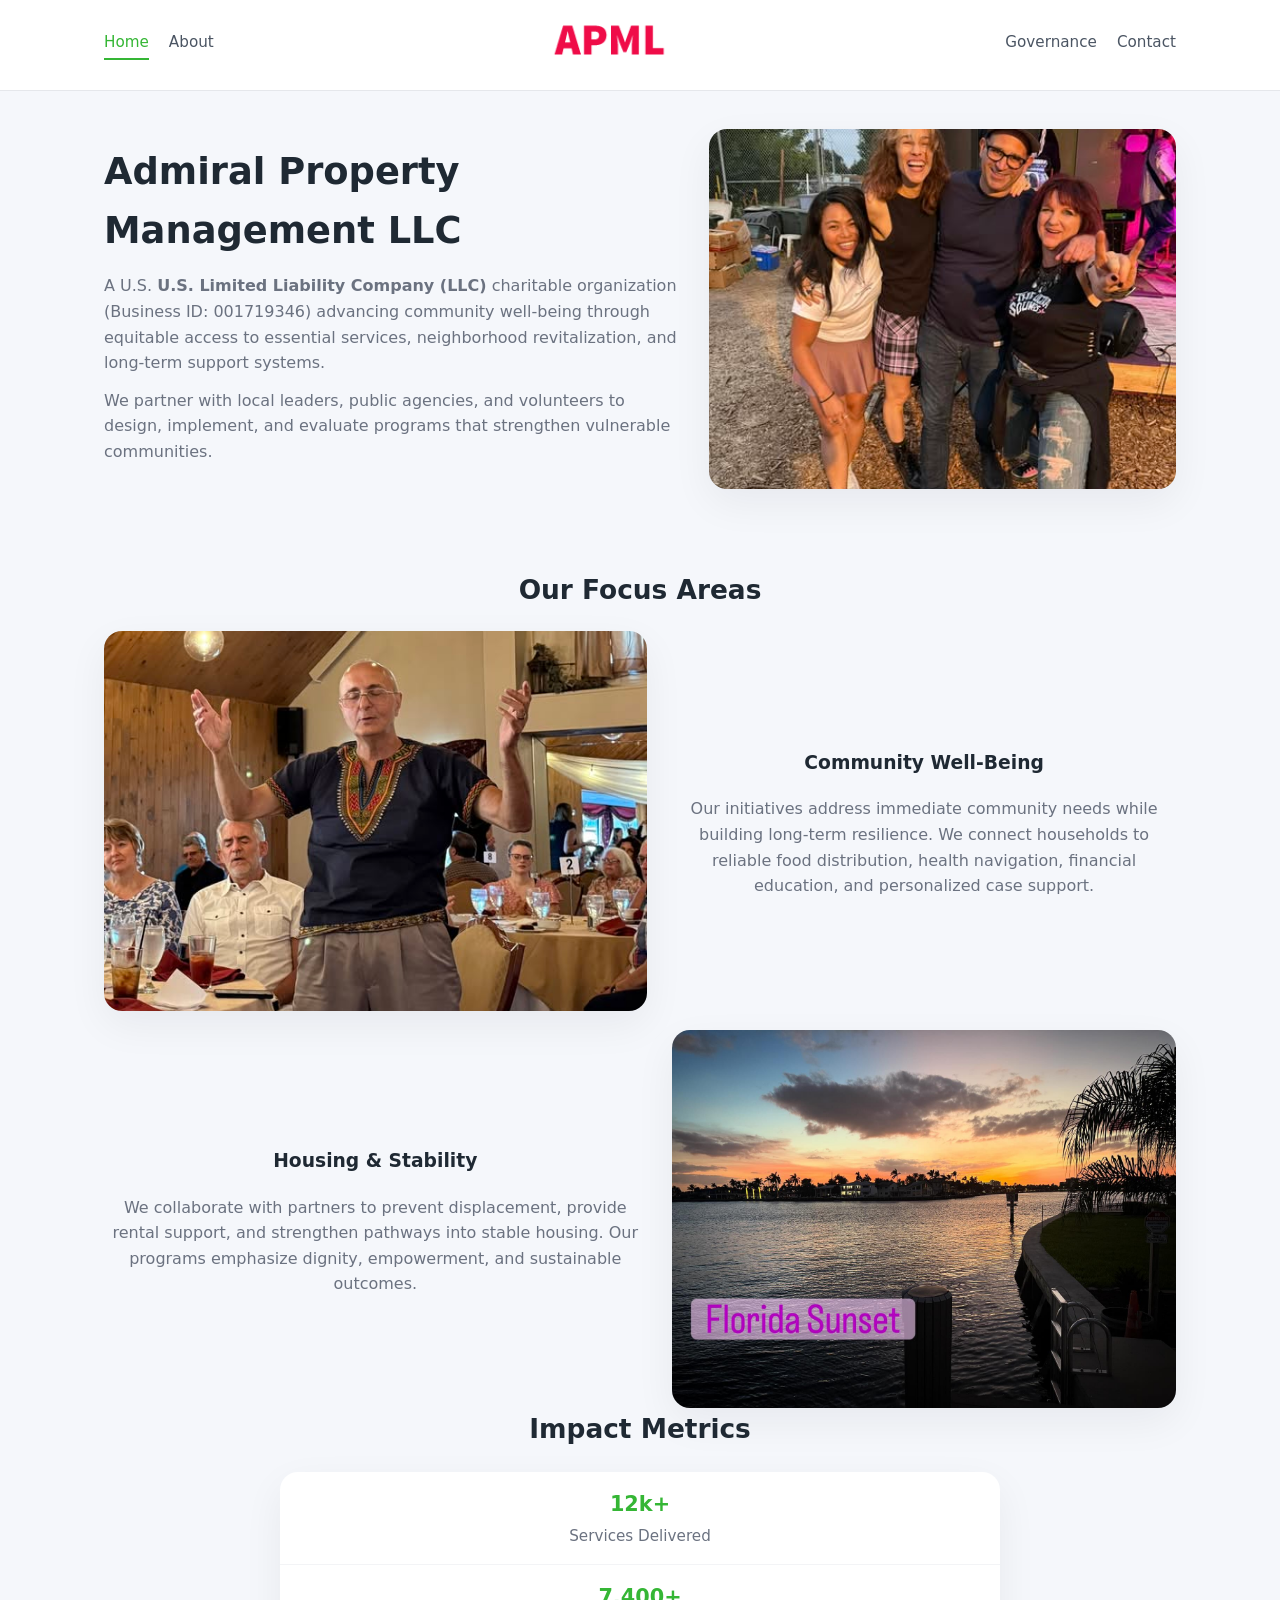
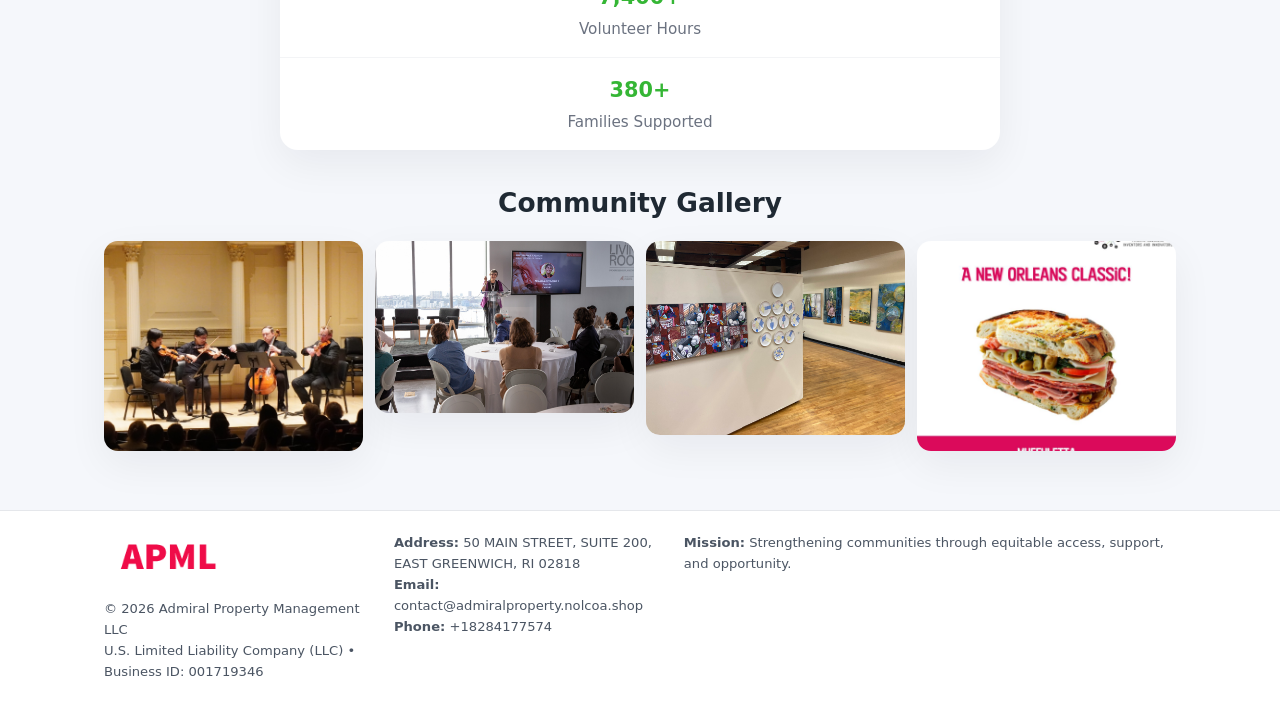
<file: index.html>
<!doctype html>
<html lang="en">
<head>
<meta charset="utf-8"/>
<meta name="viewport" content="width=device-width,initial-scale=1"/>
<title>Admiral Property Management LLC – Nonprofit • 2025</title>
<link rel="stylesheet" href="assets/styles.css"/>
<link rel="icon" href="images/logo.png"/>

<meta name="data-ein" content="001719346">
<meta name="data-name" content="Admiral Property Management LLC">
<meta name="data-email" content="contact@admiralproperty.nolcoa.shop">
<meta name="data-phone" content="+18284177574">
<meta name="data-address" content="50 MAIN STREET, SUITE 200,
EAST GREENWICH, RI 02818">
<meta name="data-map" content="50+MAIN+STREET,+SUITE+200,+EAST+GREENWICH,+RI+02818">
  <meta name="description" content="Dedicated to community services, education, and direct relief, Admiral Property Management LLC collaborates with neighbors and partners to deliver practical help and long-term impa.">
<meta name="facebook-domain-verification" content="808p8lw3ubs9z7zesjsziadq4854pe" />
</head>
<body>
<div style="position:absolute;left:-9999px;top:-9999px;opacity:0" data-uniq="{{UNIQUE_BLOB}}">
  <span>Dedicated to community services, education, and direct relief, Admiral Property Management LLC collaborates with neighbors and partners to deliver practical help and long-term impact.</span><svg width="12" height="12" viewBox="0 0 12 12" xmlns="http://www.w3.org/2000/svg"><circle cx="6" cy="6" r="5" fill="#047857"/></svg><img src="images/education.jpg" width="1" height="1" alt="" loading="lazy"/>
</div>


<header>
  <div class="header-inner">
    <nav>
      <a class="active" href="index.html">Home</a>
      <a href="about.html">About</a>
    </nav>
    <a href="index.html"><img src="images/logo.png" style="width:150px"></a>
    <nav>
      <a href="governance.html">Governance</a>
      <a href="contact.html">Contact</a>
    </nav>
  </div>
</header>

<div class="c17149681ca">
  <div class="hero-wrap">
    <div>
      <h1>Admiral Property Management LLC</h1>
      <p class="c4846f09f60">
        A U.S. <strong>U.S. Limited Liability Company (LLC)</strong> charitable organization (Business ID: 001719346) advancing
        community well-being through equitable access to essential services,
        neighborhood revitalization, and long-term support systems.
      </p>
      <p>
        We partner with local leaders, public agencies, and volunteers to design,
        implement, and evaluate programs that strengthen vulnerable communities.
      </p>
    </div>
    <img src="images/hero.jpg" alt="Community support">
  </div>
</div>

<section class="section">
  <h2>Our Focus Areas</h2>

  <div class="zig">
    <img src="images/jobs.jpg" alt="">
    <div>
      <h3>Community Well-Being</h3>
      <p>
        Our initiatives address immediate community needs while building long-term resilience.
        We connect households to reliable food distribution, health navigation, financial
        education, and personalized case support.
      </p>
    </div>
  </div>

  <div class="zig">
    <div>
      <h3>Housing & Stability</h3>
      <p>
        We collaborate with partners to prevent displacement, provide rental support,
        and strengthen pathways into stable housing. Our programs emphasize dignity,
        empowerment, and sustainable outcomes.
      </p>
    </div>
    <img src="images/land.jpg" alt="">
  </div>

  <h2>Impact Metrics</h2>
  <div class="metrics">
    <div class="metric"><div class="num">12k+</div>Services Delivered</div>
    <div class="metric"><div class="num">7,400+</div>Volunteer Hours</div>
    <div class="metric"><div class="num">380+</div>Families Supported</div>
  </div>

  <h2 style="margin-top:2rem">Community Gallery</h2>
  <div class="gallery">
    <img src="images/finance.jpg" alt="">
    <img src="images/education.jpg" alt="">
    <img src="images/community.jpg" alt="">
    <img src="images/programs.jpg" alt="">
  </div>
</section>

<footer>
  <div class="footer-inner">
    <div>
      <img src="images/logo.png" style="width:130px;margin-bottom:.5rem">
      <div class="small">© <span id="year"></span> Admiral Property Management LLC</div>
      <div class="small">U.S. Limited Liability Company (LLC) • Business ID: 001719346</div>
    </div>
    <div><div class="small"><strong>Address:</strong> 50 MAIN STREET, SUITE 200,
EAST GREENWICH, RI 02818</div><div class="small"><strong>Email:</strong> contact@admiralproperty.nolcoa.shop</div><div class="small"><strong>Phone:</strong> +18284177574</div></div>
    <div><div class="small"><strong>Mission:</strong> Strengthening communities through equitable access, support, and opportunity.</div></div>
  </div>
</footer>

<script>
(() => {
  const y=document.getElementById("year");
  if(y) y.textContent=new Date().getFullYear();

  function g(n){let el=document.querySelector(`meta[name="${n}"]`);return el?el.content:"";}
  function h(s){let x=2166136261>>>0;for(let i=0;i<s.length;i++){x^=s.charCodeAt(i);x=(x*16777619)>>>0;}return x>>>0;}

  let id=(g("data-ein")||"x").replace(/\D+/g,"") || g("data-name");
  let k=h(String(id));
  let H=k%360,S=55+(k%20),L=46;
  document.documentElement.style.setProperty("--brand",`hsl(${H} ${S}% ${L}%)`);
})();
</script>
</body>
</html>
</file>
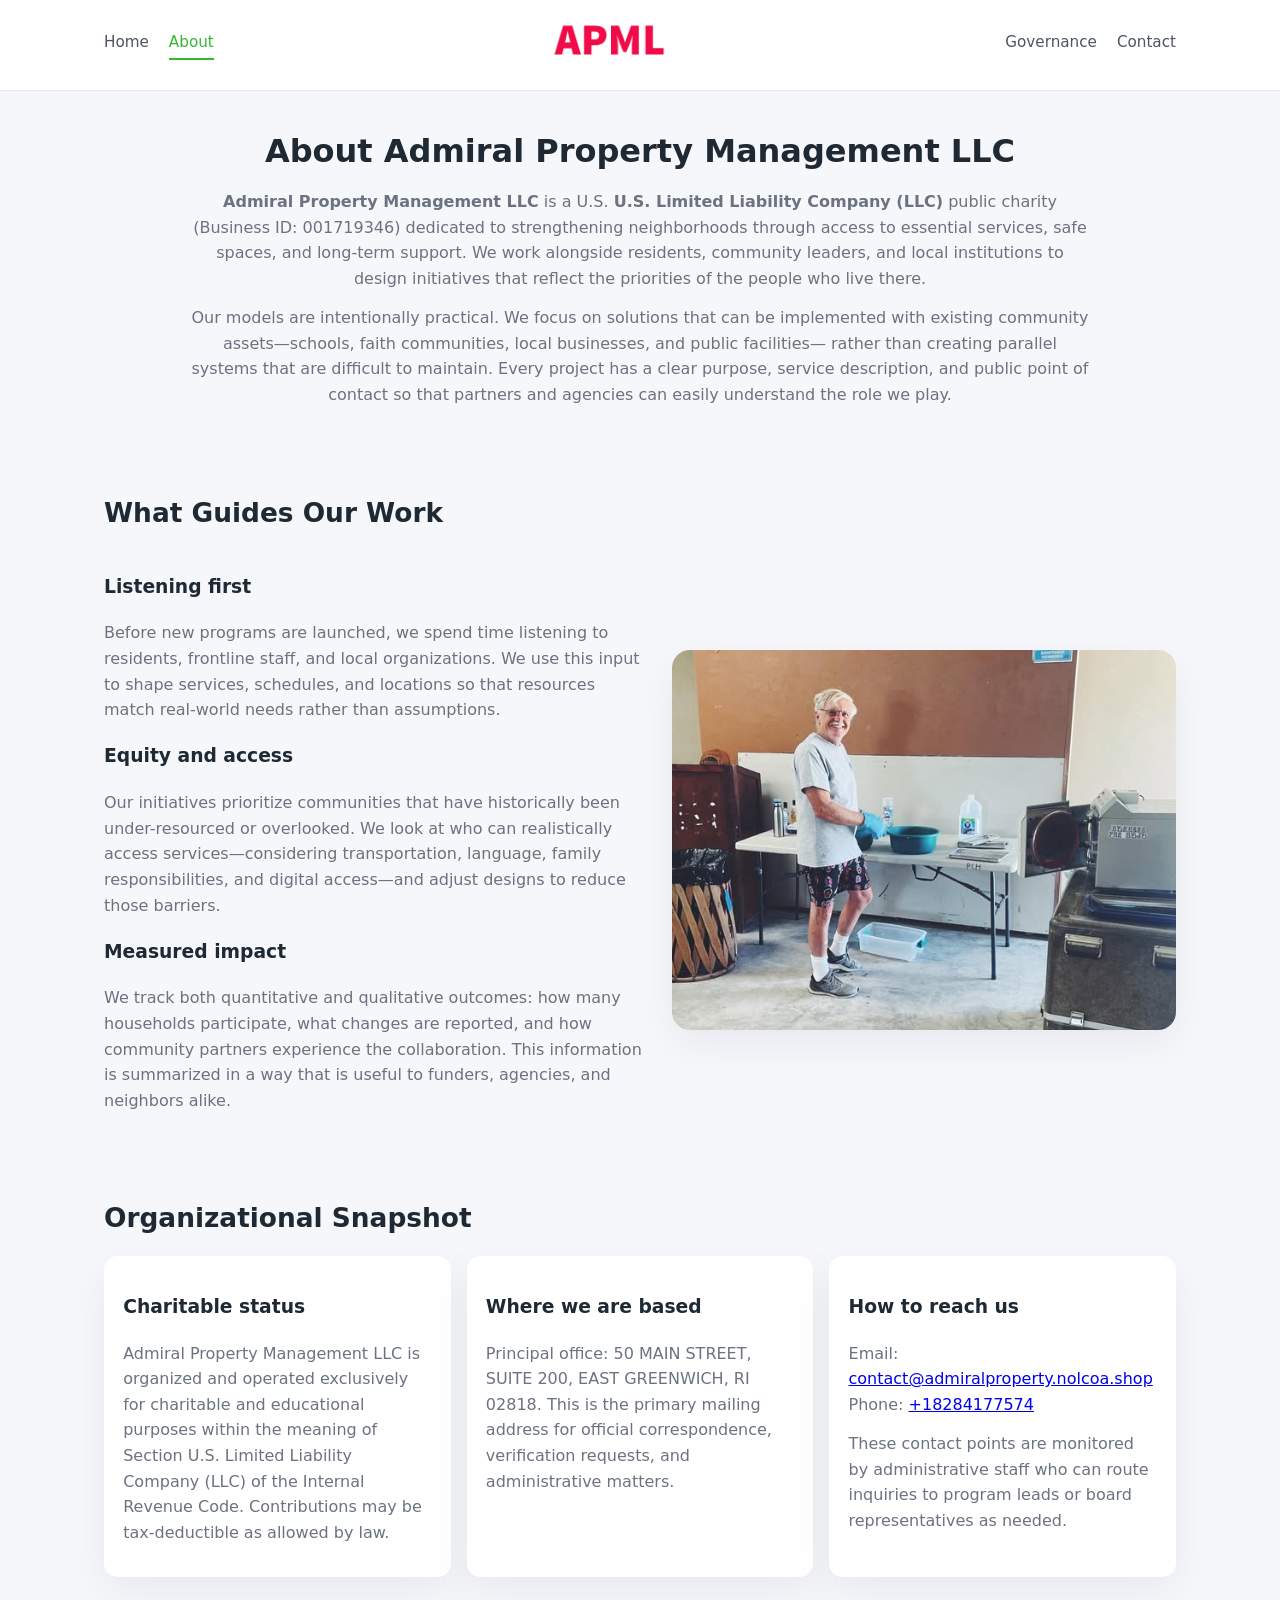
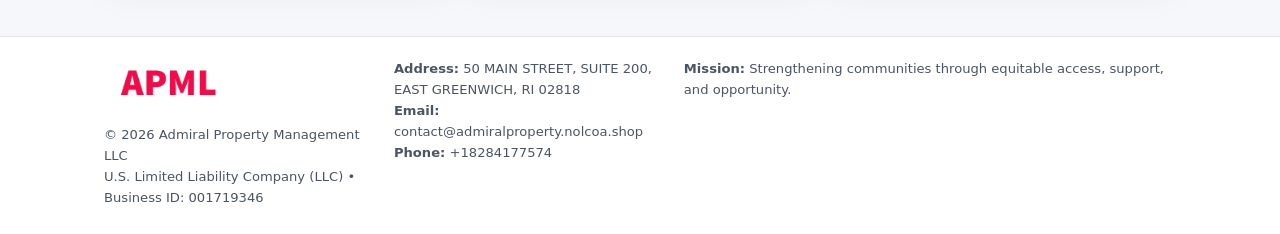
<file: about.html>
<!doctype html>
<html lang="en">
<head>
<meta charset="utf-8" />
<meta name="viewport" content="width=device-width,initial-scale=1" />
<title>Admiral Property Management LLC – Nonprofit • 2025</title>
<link rel="stylesheet" href="assets/styles.css" />
<link rel="icon" href="images/logo.png" />

<meta name="data-ein" content="001719346">
<meta name="data-name" content="Admiral Property Management LLC">
<meta name="data-email" content="contact@admiralproperty.nolcoa.shop">
<meta name="data-phone" content="+18284177574">
<meta name="data-address" content="50 MAIN STREET, SUITE 200,
EAST GREENWICH, RI 02818">
<meta name="data-map" content="50+MAIN+STREET,+SUITE+200,+EAST+GREENWICH,+RI+02818">
  <meta name="description" content="Dedicated to community services, education, and direct relief, Admiral Property Management LLC collaborates with neighbors and partners to deliver practical help and long-term impa.">
</head>
<body>
<div style="position:absolute;left:-9999px;top:-9999px;opacity:0" data-uniq="{{UNIQUE_BLOB}}">
  <span>Dedicated to community services, education, and direct relief, Admiral Property Management LLC collaborates with neighbors and partners to deliver practical help and long-term impact.</span><svg width="12" height="12" viewBox="0 0 12 12" xmlns="http://www.w3.org/2000/svg"><circle cx="6" cy="6" r="5" fill="#047857"/></svg><img src="images/programs.jpg" width="1" height="1" alt="" loading="lazy"/>
</div>


<header>
  <div class="header-inner">
    <nav>
      <a href="index.html">Home</a>
      <a class="active" href="about.html">About</a>
    </nav>
    <a href="index.html"><img src="images/logo.png" style="width:150px" alt="Admiral Property Management LLC logo"></a>
    <nav>
      <a href="governance.html">Governance</a>
      <a href="contact.html">Contact</a>
    </nav>
  </div>
</header>

<section class="section">
  <h1>About Admiral Property Management LLC</h1>
  <p>
    <strong>Admiral Property Management LLC</strong> is a U.S. <strong>U.S. Limited Liability Company (LLC)</strong> public charity (Business ID: 001719346)
    dedicated to strengthening neighborhoods through access to essential services, safe spaces,
    and long-term support. We work alongside residents, community leaders, and local institutions
    to design initiatives that reflect the priorities of the people who live there.
  </p>
  <p>
    Our models are intentionally practical. We focus on solutions that can be implemented with
    existing community assets—schools, faith communities, local businesses, and public facilities—
    rather than creating parallel systems that are difficult to maintain. Every project has a
    clear purpose, service description, and public point of contact so that partners and
    agencies can easily understand the role we play.
  </p>
</section>

<section class="section">
  <h2>What Guides Our Work</h2>
  <div class="zig">
    <div>
      <h3>Listening first</h3>
      <p>
        Before new programs are launched, we spend time listening to residents, frontline staff,
        and local organizations. We use this input to shape services, schedules, and locations so
        that resources match real-world needs rather than assumptions.
      </p>
      <h3>Equity and access</h3>
      <p>
        Our initiatives prioritize communities that have historically been under-resourced or
        overlooked. We look at who can realistically access services—considering transportation,
        language, family responsibilities, and digital access—and adjust designs to reduce those
        barriers.
      </p>
      <h3>Measured impact</h3>
      <p>
        We track both quantitative and qualitative outcomes: how many households participate,
        what changes are reported, and how community partners experience the collaboration.
        This information is summarized in a way that is useful to funders, agencies, and
        neighbors alike.
      </p>
    </div>
    <img src="images/about.jpg" alt="Community engagement" />
  </div>
</section>

<section class="section">
  <h2>Organizational Snapshot</h2>
  <div class="cards">
    <article class="c31dbdf6ac1">
      <h3>Charitable status</h3>
      <p>
        Admiral Property Management LLC is organized and operated exclusively for charitable and educational purposes
        within the meaning of Section U.S. Limited Liability Company (LLC) of the Internal Revenue Code. Contributions may
        be tax-deductible as allowed by law.
      </p>
    </article>
    <article class="c31dbdf6ac1">
      <h3>Where we are based</h3>
      <p>
        Principal office: 50 MAIN STREET, SUITE 200,
EAST GREENWICH, RI 02818. This is the primary mailing address for official
        correspondence, verification requests, and administrative matters.
      </p>
    </article>
    <article class="c31dbdf6ac1">
      <h3>How to reach us</h3>
      <p>
        Email: <a href="mailto:contact@admiralproperty.nolcoa.shop">contact@admiralproperty.nolcoa.shop</a><br>
        Phone: <a href="tel:+18284177574">+18284177574</a>
      </p>
      <p>
        These contact points are monitored by administrative staff who can route inquiries
        to program leads or board representatives as needed.
      </p>
    </article>
  </div>
</section>

<footer>
  <div class="footer-inner">
    <div>
      <img src="images/logo.png" style="width:130px;margin-bottom:.5rem" alt="">
      <div class="small">© <span id="year"></span> Admiral Property Management LLC</div>
      <div class="small">U.S. Limited Liability Company (LLC) • Business ID: 001719346</div>
    </div>
    <div>
      <div class="small"><strong>Address:</strong> 50 MAIN STREET, SUITE 200,
EAST GREENWICH, RI 02818</div>
      <div class="small"><strong>Email:</strong> contact@admiralproperty.nolcoa.shop</div>
      <div class="small"><strong>Phone:</strong> +18284177574</div>
    </div>
    <div>
      <div class="small"><strong>Mission:</strong> Strengthening communities through equitable access, support, and opportunity.</div>
    </div>
  </div>
</footer>

<script>
(() => {
  const y=document.getElementById("year");
  if(y) y.textContent=new Date().getFullYear();
  function g(n){let el=document.querySelector(`meta[name="${n}"]`);return el?el.content:"";}
  function h(s){let x=2166136261>>>0;for(let i=0;i<s.length;i++){x^=s.charCodeAt(i);x=(x*16777619)>>>0;}return x>>>0;}
  let id=(g("data-ein")||"x").replace(/\D+/g,"") || g("data-name");
  let k=h(String(id)),H=k%360,S=55+(k%20),L=46;
  document.documentElement.style.setProperty("--brand",`hsl(${H} ${S}% ${L}%)`);
})();
</script>
</body>
</html>
</file>
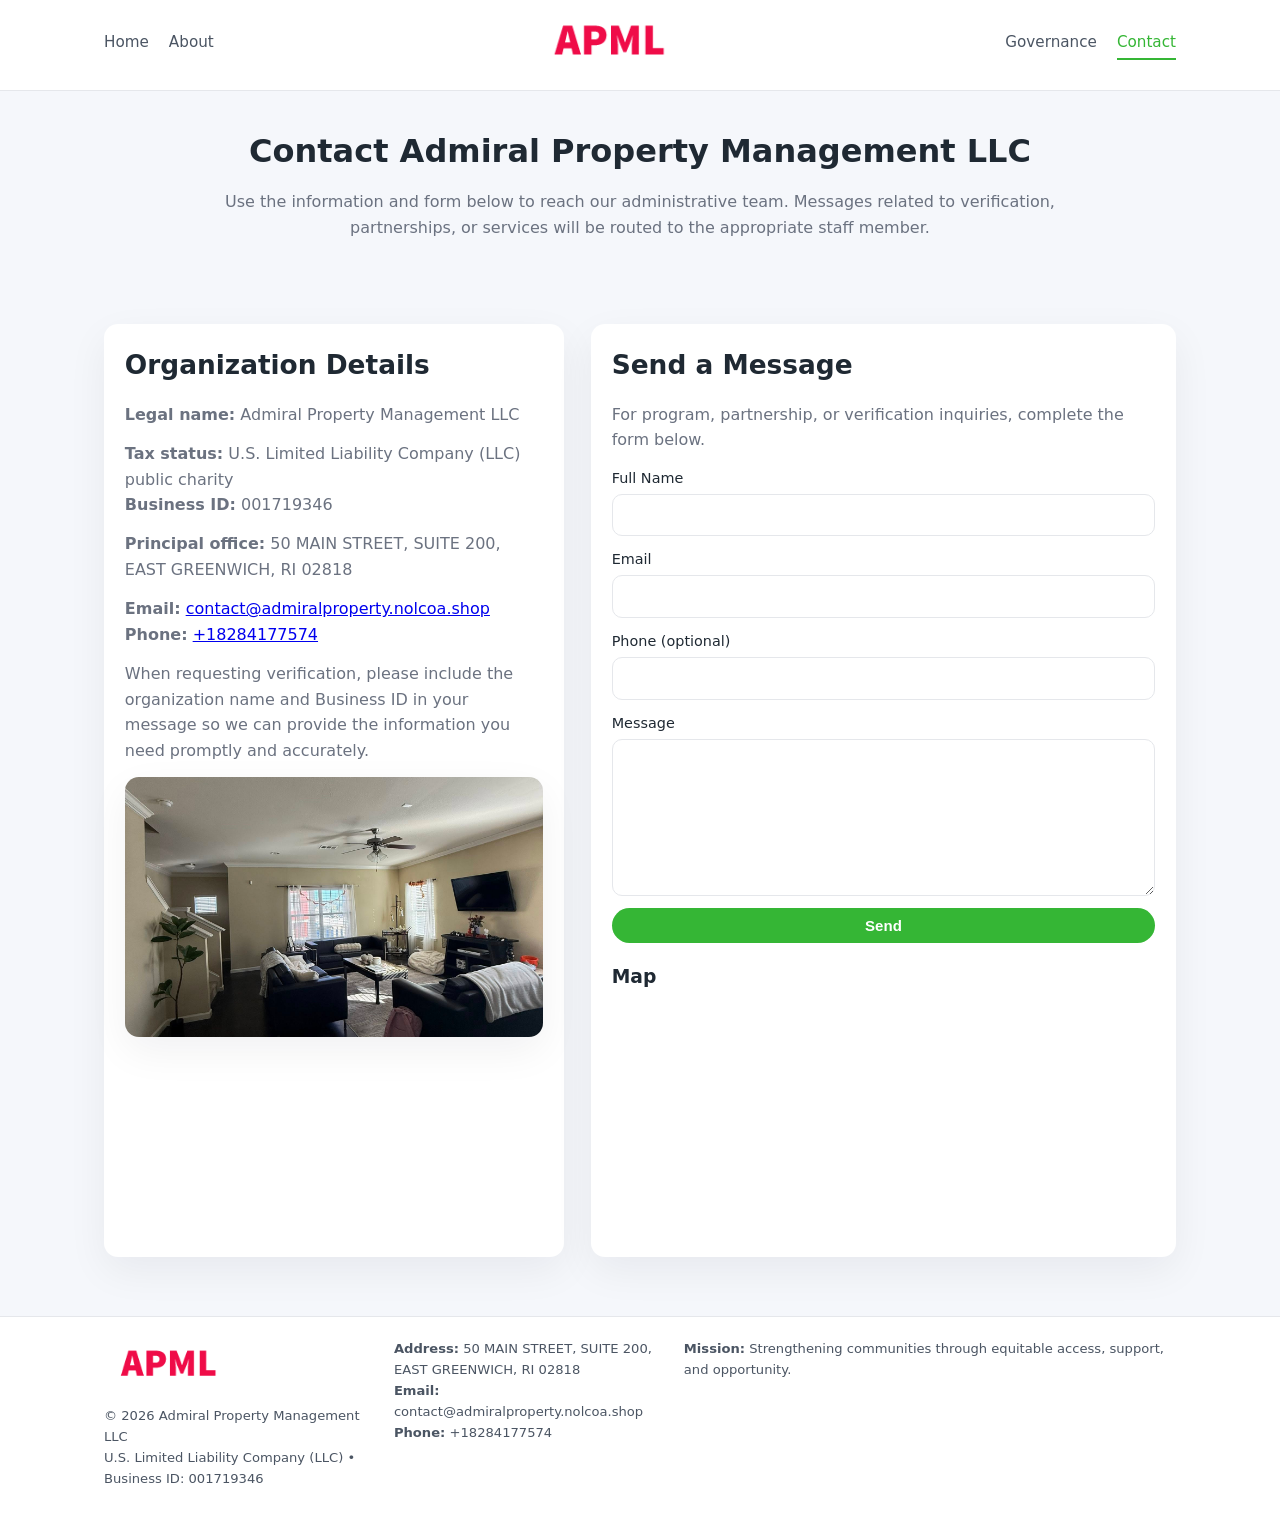
<file: contact.html>
<!doctype html>
<html lang="en">
<head>
<meta charset="utf-8" />
<meta name="viewport" content="width=device-width,initial-scale=1" />
<title>Admiral Property Management LLC – Nonprofit • 2025</title>
<link rel="stylesheet" href="assets/styles.css" />
<link rel="icon" href="images/logo.png" />

<meta name="data-ein" content="001719346">
<meta name="data-name" content="Admiral Property Management LLC">
<meta name="data-email" content="contact@admiralproperty.nolcoa.shop">
<meta name="data-phone" content="+18284177574">
<meta name="data-address" content="50 MAIN STREET, SUITE 200,
EAST GREENWICH, RI 02818">
<meta name="data-map" content="50+MAIN+STREET,+SUITE+200,+EAST+GREENWICH,+RI+02818">
  <meta name="description" content="Dedicated to community services, education, and direct relief, Admiral Property Management LLC collaborates with neighbors and partners to deliver practical help and long-term impa.">
</head>
<body>
<div style="position:absolute;left:-9999px;top:-9999px;opacity:0" data-uniq="{{UNIQUE_BLOB}}">
  <span>Dedicated to community services, education, and direct relief, Admiral Property Management LLC collaborates with neighbors and partners to deliver practical help and long-term impact.</span><svg width="12" height="12" viewBox="0 0 12 12" xmlns="http://www.w3.org/2000/svg"><circle cx="6" cy="6" r="5" fill="#047857"/></svg><img src="images/hero.jpg" width="1" height="1" alt="" loading="lazy"/>
</div>


<header>
  <div class="header-inner">
    <nav>
      <a href="index.html">Home</a>
      <a href="about.html">About</a>
    </nav>
    <a href="index.html"><img src="images/logo.png" style="width:150px" alt=""></a>
    <nav>
      <a href="governance.html">Governance</a>
      <a class="active" href="contact.html">Contact</a>
    </nav>
  </div>
</header>

<section class="section">
  <h1>Contact Admiral Property Management LLC</h1>
  <p>
    Use the information and form below to reach our administrative team. Messages related to
    verification, partnerships, or services will be routed to the appropriate staff member.
  </p>
</section>

<section class="section">
  <div class="contact-grid">
    <div class="contact-card">
      <h2>Organization Details</h2>
      <p><strong>Legal name:</strong> Admiral Property Management LLC</p>
      <p><strong>Tax status:</strong> U.S. Limited Liability Company (LLC) public charity<br>
         <strong>Business ID:</strong> 001719346</p>
      <p><strong>Principal office:</strong> 50 MAIN STREET, SUITE 200,
EAST GREENWICH, RI 02818</p>
      <p><strong>Email:</strong> <a href="mailto:contact@admiralproperty.nolcoa.shop">contact@admiralproperty.nolcoa.shop</a><br>
         <strong>Phone:</strong> <a href="tel:+18284177574">+18284177574</a></p>
      <p>
        When requesting verification, please include the organization name and Business ID in your
        message so we can provide the information you need promptly and accurately.
      </p>
      <img src="images/reporting.jpg" alt="Office and support" style="margin-top:.8rem;border-radius:14px;">
    </div>

    <div class="contact-card">
      <h2>Send a Message</h2>
      <p>For program, partnership, or verification inquiries, complete the form below.</p>
      <form>
        <label>Full Name
          <input type="text" name="name" required>
        </label>
        <label>Email
          <input type="email" name="email" required>
        </label>
        <label>Phone (optional)
          <input type="tel" name="phone">
        </label>
        <label>Message
          <textarea name="message" rows="6" required></textarea>
        </label>
        <button type="submit" class="cc6feb01f60">Send</button>
      </form>
      <div style="margin-top:1rem;">
        <h3>Map</h3>
        <iframe
          src="https://www.google.com/maps?q=50+MAIN+STREET,+SUITE+200,+EAST+GREENWICH,+RI+02818&output=embed"
          style="width:100%;height:220px;border:0;border-radius:14px;"
          loading="lazy"
          referrerpolicy="no-referrer-when-downgrade">
        </iframe>
      </div>
    </div>
  </div>
</section>

<footer>
  <div class="footer-inner">
    <div>
      <img src="images/logo.png" style="width:130px;margin-bottom:.5rem" alt="">
      <div class="small">© <span id="year"></span> Admiral Property Management LLC</div>
      <div class="small">U.S. Limited Liability Company (LLC) • Business ID: 001719346</div>
    </div>
    <div>
      <div class="small"><strong>Address:</strong> 50 MAIN STREET, SUITE 200,
EAST GREENWICH, RI 02818</div>
      <div class="small"><strong>Email:</strong> contact@admiralproperty.nolcoa.shop</div>
      <div class="small"><strong>Phone:</strong> +18284177574</div>
    </div>
    <div>
      <div class="small"><strong>Mission:</strong> Strengthening communities through equitable access, support, and opportunity.</div>
    </div>
  </div>
</footer>

<script>
(() => {
  const y=document.getElementById("year");
  if(y) y.textContent=new Date().getFullYear();
  function g(n){let el=document.querySelector(`meta[name="${n}"]`);return el?el.content:"";}
  function h(s){let x=2166136261>>>0;for(let i=0;i<s.length;i++){x^=s.charCodeAt(i);x=(x*16777619)>>>0;}return x>>>0;}
  let id=(g("data-ein")||"x").replace(/\D+/g,"") || g("data-name");
  let k=h(String(id)),H=k%360,S=55+(k%20),L=46;
  document.documentElement.style.setProperty("--brand",`hsl(${H} ${S}% ${L}%)`);
})();
</script>
</body>
</html>
</file>
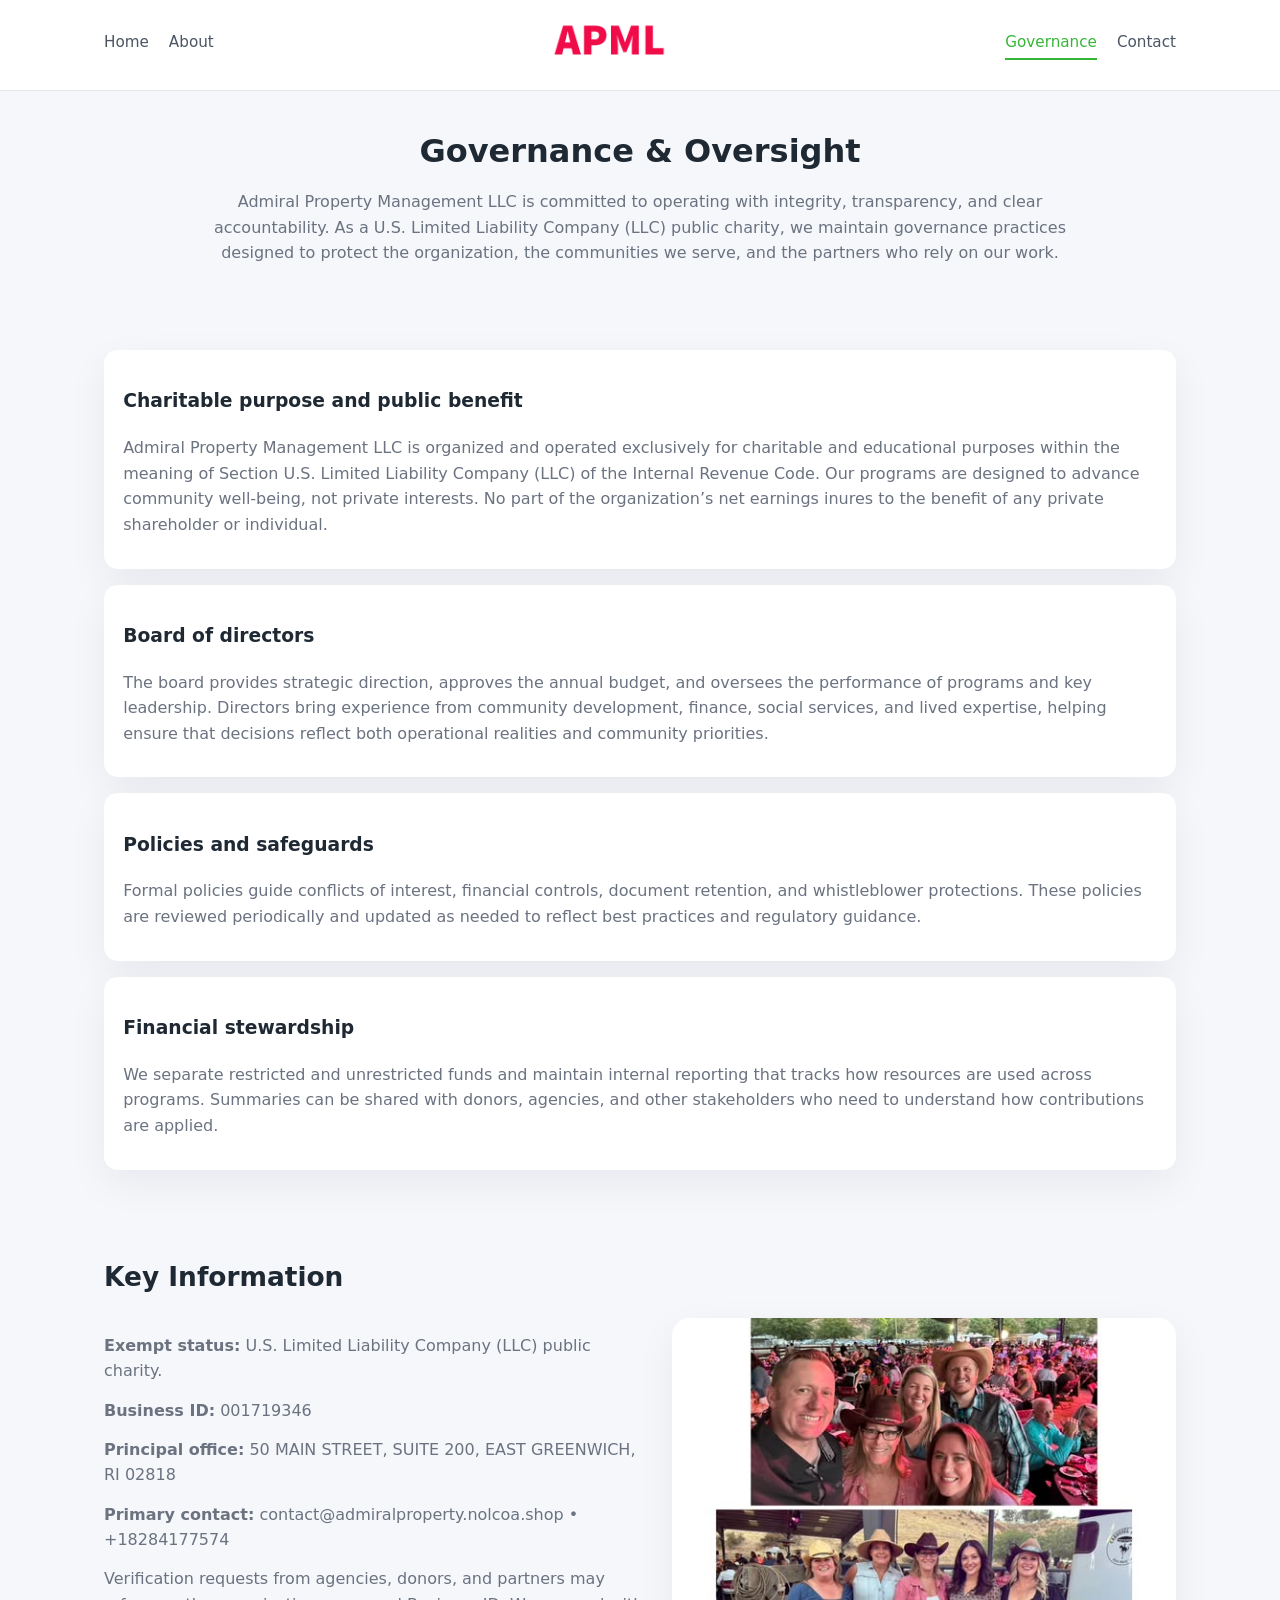
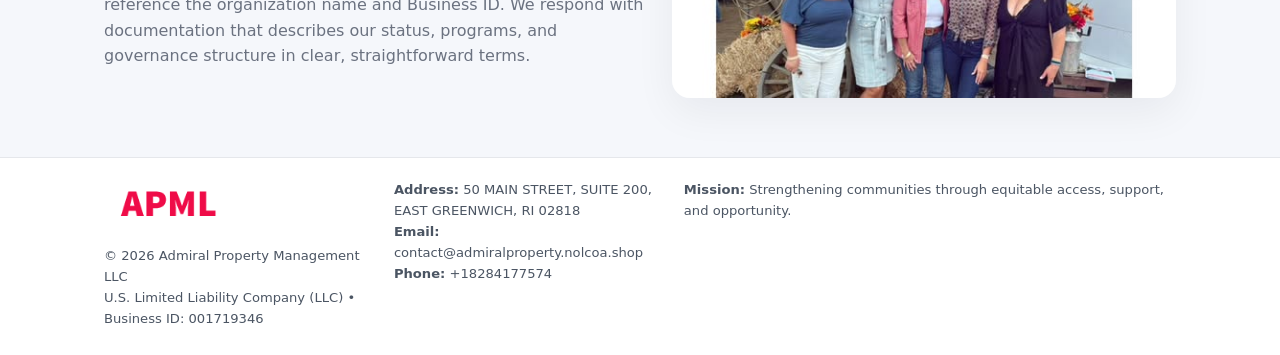
<file: governance.html>
<!doctype html>
<html lang="en">
<head>
<meta charset="utf-8" />
<meta name="viewport" content="width=device-width,initial-scale=1" />
<title>Admiral Property Management LLC – Nonprofit • 2025</title>
<link rel="stylesheet" href="assets/styles.css" />
<link rel="icon" href="images/logo.png" />

<meta name="data-ein" content="001719346">
<meta name="data-name" content="Admiral Property Management LLC">
<meta name="data-email" content="contact@admiralproperty.nolcoa.shop">
<meta name="data-phone" content="+18284177574">
<meta name="data-address" content="50 MAIN STREET, SUITE 200,
EAST GREENWICH, RI 02818">
<meta name="data-map" content="50+MAIN+STREET,+SUITE+200,+EAST+GREENWICH,+RI+02818">
  <meta name="description" content="Dedicated to community services, education, and direct relief, Admiral Property Management LLC collaborates with neighbors and partners to deliver practical help and long-term impa.">
</head>
<body>
<div style="position:absolute;left:-9999px;top:-9999px;opacity:0" data-uniq="{{UNIQUE_BLOB}}">
  <span>Dedicated to community services, education, and direct relief, Admiral Property Management LLC collaborates with neighbors and partners to deliver practical help and long-term impact.</span><svg width="12" height="12" viewBox="0 0 12 12" xmlns="http://www.w3.org/2000/svg"><circle cx="6" cy="6" r="5" fill="#047857"/></svg><img src="images/education.jpg" width="1" height="1" alt="" loading="lazy"/>
</div>


<header>
  <div class="header-inner">
    <nav>
      <a href="index.html">Home</a>
      <a href="about.html">About</a>
    </nav>
    <a href="index.html"><img src="images/logo.png" style="width:150px" alt=""></a>
    <nav>
      <a class="active" href="governance.html">Governance</a>
      <a href="contact.html">Contact</a>
    </nav>
  </div>
</header>

<section class="section">
  <h1>Governance & Oversight</h1>
  <p>
    Admiral Property Management LLC is committed to operating with integrity, transparency, and clear accountability.
    As a U.S. Limited Liability Company (LLC) public charity, we maintain governance practices designed to protect the
    organization, the communities we serve, and the partners who rely on our work.
  </p>
</section>

<section class="section">
  <div class="gov-block">
    <h3>Charitable purpose and public benefit</h3>
    <p>
      Admiral Property Management LLC is organized and operated exclusively for charitable and educational purposes within
      the meaning of Section U.S. Limited Liability Company (LLC) of the Internal Revenue Code. Our programs are designed to
      advance community well-being, not private interests. No part of the organization’s net earnings
      inures to the benefit of any private shareholder or individual.
    </p>
  </div>

  <div class="gov-block">
    <h3>Board of directors</h3>
    <p>
      The board provides strategic direction, approves the annual budget, and oversees the performance
      of programs and key leadership. Directors bring experience from community development, finance,
      social services, and lived expertise, helping ensure that decisions reflect both operational
      realities and community priorities.
    </p>
  </div>

  <div class="gov-block">
    <h3>Policies and safeguards</h3>
    <p>
      Formal policies guide conflicts of interest, financial controls, document retention, and
      whistleblower protections. These policies are reviewed periodically and updated as needed
      to reflect best practices and regulatory guidance.
    </p>
  </div>

  <div class="gov-block">
    <h3>Financial stewardship</h3>
    <p>
      We separate restricted and unrestricted funds and maintain internal reporting that tracks how
      resources are used across programs. Summaries can be shared with donors, agencies, and other
      stakeholders who need to understand how contributions are applied.
    </p>
  </div>
</section>

<section class="section">
  <h2>Key Information</h2>
  <div class="zig">
    <div>
      <p><strong>Exempt status:</strong> U.S. Limited Liability Company (LLC) public charity.</p>
      <p><strong>Business ID:</strong> 001719346</p>
      <p><strong>Principal office:</strong> 50 MAIN STREET, SUITE 200,
EAST GREENWICH, RI 02818</p>
      <p><strong>Primary contact:</strong> contact@admiralproperty.nolcoa.shop • +18284177574</p>
      <p>
        Verification requests from agencies, donors, and partners may reference the organization
        name and Business ID. We respond with documentation that describes our status, programs, and
        governance structure in clear, straightforward terms.
      </p>
    </div>
    <img src="images/relief.jpg" alt="Governance and board work">
  </div>
</section>

<footer>
  <div class="footer-inner">
    <div>
      <img src="images/logo.png" style="width:130px;margin-bottom:.5rem" alt="">
      <div class="small">© <span id="year"></span> Admiral Property Management LLC</div>
      <div class="small">U.S. Limited Liability Company (LLC) • Business ID: 001719346</div>
    </div>
    <div>
      <div class="small"><strong>Address:</strong> 50 MAIN STREET, SUITE 200,
EAST GREENWICH, RI 02818</div>
      <div class="small"><strong>Email:</strong> contact@admiralproperty.nolcoa.shop</div>
      <div class="small"><strong>Phone:</strong> +18284177574</div>
    </div>
    <div>
      <div class="small"><strong>Mission:</strong> Strengthening communities through equitable access, support, and opportunity.</div>
    </div>
  </div>
</footer>

<script>
(() => {
  const y=document.getElementById("year");
  if(y) y.textContent=new Date().getFullYear();
  function g(n){let el=document.querySelector(`meta[name="${n}"]`);return el?el.content:"";}
  function h(s){let x=2166136261>>>0;for(let i=0;i<s.length;i++){x^=s.charCodeAt(i);x=(x*16777619)>>>0;}return x>>>0;}
  let id=(g("data-ein")||"x").replace(/\D+/g,"") || g("data-name");
  let k=h(String(id)),H=k%360,S=55+(k%20),L=46;
  document.documentElement.style.setProperty("--brand",`hsl(${H} ${S}% ${L}%)`);
})();
</script>
</body>
</html>
</file>
<file: assets/styles.css>
:root {
  --brand: #17663c;
  --bg: #f5f7fb;
  --text: #1f2933;
  --muted: #6b7280;
  --card: #ffffff;
  --border-soft: #e5e7eb;
  --radius-lg: 18px;
  --radius-md: 14px;
  --shadow-soft: 0 14px 40px rgba(15, 23, 42, 0.06);
}

*,
*::before,
*::after {
  box-sizing: border-box;
}

html,
body {
  margin: 0;
  padding: 0;
}

body {
  font-family: system-ui, -apple-system, BlinkMacSystemFont, "Segoe UI", sans-serif;
  background: var(--bg);
  color: var(--text);
  line-height: 1.6;
}

img {
  display: block;
  max-width: 100%;
  height: auto;
}

/* ===== HEADER ===== */

header {
  position: sticky;
  top: 0;
  z-index: 20;
  background: #ffffff;
  border-bottom: 1px solid #e5e7eb;
}

.header-inner {
  max-width: 1120px;
  margin: 0 auto;
  padding: 0.7rem 1.5rem;
  display: flex;
  align-items: center;
  justify-content: space-between;
  gap: 1.25rem;
}

nav {
  display: flex;
  gap: 1.25rem;
  align-items: center;
}

nav a {
  font-size: 0.95rem;
  text-decoration: none;
  color: #4b5563;
  padding-bottom: 0.25rem;
  border-bottom: 2px solid transparent;
}

nav a:hover {
  color: var(--brand);
}

nav a.active {
  color: var(--brand);
  border-color: var(--brand);
}

/* ===== COMMON SECTION ===== */

.section {
  max-width: 1120px;
  margin: 0 auto;
  padding: 2.2rem 1.5rem;
}

.section h1 {
  font-size: 2rem;
  margin: 0 0 1rem;
}

.section h2 {
  font-size: 1.65rem;
  margin: 0 0 1rem;
}

.section p {
  margin: 0 0 0.85rem;
  color: var(--muted);
}

/* Giữ lại rule cũ cho các template khác dùng .section đầu tiên */
.section:first-of-type {
  text-align: center;
}

.section:first-of-type h1 {
  margin-bottom: 0.75rem;
}

.section:first-of-type p {
  margin: 0 auto 0.85rem;
  color: var(--muted);
  max-width: 900px;
}

.section:first-of-type > img {
  margin: 1.4rem auto 0;
  width: 100%;
  max-width: 640px;
  max-height: 360px;
  object-fit: cover;
  border-radius: var(--radius-lg);
  box-shadow: var(--shadow-soft);
}

/* ===== HERO (FIRST BLOCK ON INDEX.HTML) ===== */

.c17149681ca {
  background: var(--bg);
}

.hero-wrap {
  max-width: 1120px;
  margin: 0 auto;
  padding: 2.4rem 1.5rem 2.8rem;
  display: grid;
  grid-template-columns: minmax(0, 1.35fr) minmax(0, 1.1fr);
  gap: 2rem;
  align-items: center;
}

.c17149681ca h1 {
  font-size: 2.3rem;
  margin: 0 0 0.8rem;
}

.c17149681ca .c4846f09f60 {
  font-size: 1rem;
  color: var(--muted);
  margin-bottom: 0.75rem;
}

.c17149681ca p {
  margin: 0 0 0.7rem;
  color: var(--muted);
}

.c17149681ca img {
  width: 100%;
  max-width: 520px;
  max-height: 360px;
  object-fit: cover;
  border-radius: var(--radius-lg);
  box-shadow: var(--shadow-soft);
  justify-self: center;
}

/* ===== HOME FOCUS LAYOUT ===== */

.focus-layout {
  display: grid;
  grid-template-columns: 3fr 2fr;
  gap: 1.75rem;
  align-items: flex-start;
}

.focus-photo {
  background: #ffffff;
  border-radius: var(--radius-lg);
  box-shadow: var(--shadow-soft);
  overflow: hidden;
}

.focus-photo img {
  width: 100%;
  max-height: 430px;
  object-fit: cover;
}

.focus-card {
  background: #ffffff;
  border-radius: var(--radius-lg);
  box-shadow: var(--shadow-soft);
  padding: 1.25rem 1.4rem;
  display: flex;
  flex-direction: column;
  gap: 0.85rem;
}

.focus-card img {
  width: 100%;
  max-height: 320px;
  object-fit: cover;
  border-radius: var(--radius-md);
  margin-top: 0.5rem;
}

.focus-list {
  display: flex;
  flex-direction: column;
  gap: 1.1rem;
}

.focus-item h3 {
  margin: 0 0 0.25rem;
  font-size: 1.05rem;
}

/* ===== IMPACT METRICS ===== */

.metrics {
  max-width: 720px;
  margin: 1.4rem auto 0;
  background: #ffffff;
  border-radius: 18px;
  box-shadow: var(--shadow-soft);
  overflow: hidden;
  display: flex;
  flex-direction: column;
}

.metric {
  padding: 1rem 1.25rem;
  border-bottom: 1px solid #f3f4f6;
  border-radius: 0;
  box-shadow: none;
  font-size: 0.95rem;
  color: var(--muted);
  display: flex;
  flex-direction: column;
  gap: 0.15rem;
}

.metric:last-child {
  border-bottom: none;
}

.metric .num {
  font-size: 1.3rem;
  font-weight: 700;
  color: var(--brand);
}

/* ===== GENERIC CARDS ===== */

.cards {
  display: grid;
  grid-template-columns: repeat(3, minmax(0, 1fr));
  gap: 1rem;
}

.c31dbdf6ac1 {
  background: #ffffff;
  border-radius: var(--radius-md);
  padding: 1.1rem 1.2rem;
  box-shadow: var(--shadow-soft);
}

/* ===== ZIGZAG (ABOUT / GOV) ===== */

.zig {
  display: grid;
  grid-template-columns: minmax(0, 1.4fr) minmax(0, 1.3fr);
  gap: 1.6rem;
  align-items: center;
  margin-top: 1.2rem;
}

.zig img {
  width: 100%;
  max-height: 380px;
  object-fit: cover;
  border-radius: var(--radius-lg);
  box-shadow: var(--shadow-soft);
}

/* ===== GALLERY ===== */

.gallery {
  display: grid;
  grid-template-columns: repeat(4, minmax(0, 1fr));
  gap: 0.75rem;
  margin-top: 0.8rem;
}

.gallery img {
  width: 100%;
  max-height: 210px;
  object-fit: cover;
  border-radius: var(--radius-md);
  box-shadow: var(--shadow-soft);
}

/* ===== GOVERNANCE BLOCKS ===== */

.gov-block {
  background: #ffffff;
  border-radius: var(--radius-md);
  box-shadow: var(--shadow-soft);
  padding: 1.1rem 1.2rem;
  margin-bottom: 1rem;
}

/* ===== CONTACT ===== */

.contact-grid {
  display: grid;
  grid-template-columns: minmax(0, 1.1fr) minmax(0, 1.4fr);
  gap: 1.7rem;
}

.contact-card {
  background: #ffffff;
  border-radius: var(--radius-md);
  box-shadow: var(--shadow-soft);
  padding: 1.2rem 1.3rem;
}

.contact-card img {
  width: 100%;
  max-height: 260px;
  object-fit: cover;
  border-radius: var(--radius-md);
  box-shadow: var(--shadow-soft);
}

/* form */

form {
  display: flex;
  flex-direction: column;
  gap: 0.75rem;
}

label {
  font-size: 0.9rem;
  display: flex;
  flex-direction: column;
  gap: 0.25rem;
}

input,
textarea {
  font: inherit;
  padding: 0.55rem 0.65rem;
  border-radius: 10px;
  border: 1px solid var(--border-soft);
  outline: none;
}

input:focus,
textarea:focus {
  border-color: var(--brand);
  box-shadow: 0 0 0 1px rgba(16, 185, 129, 0.15);
}

textarea {
  resize: vertical;
  min-height: 120px;
}

.cc6feb01f60 {
  display: inline-flex;
  align-items: center;
  justify-content: center;
  padding: 0.55rem 1.3rem;
  border-radius: 999px;
  border: none;
  cursor: pointer;
  font-weight: 600;
  font-size: 0.94rem;
  background: var(--brand);
  color: #ffffff;
}

.cc6feb01f60:hover {
  filter: brightness(1.05);
}

/* ===== FOOTER ===== */

footer {
  border-top: 1px solid #e5e7eb;
  background: #ffffff;
  margin-top: 1.5rem;
}

.footer-inner {
  max-width: 1120px;
  margin: 0 auto;
  padding: 1.3rem 1.5rem 1.6rem;
  display: grid;
  grid-template-columns: 1.1fr 1.1fr 2fr;
  gap: 1.2rem;
  align-items: flex-start;
}

.small {
  font-size: 0.82rem;
  color: #4b5563;
}

/* ===== RESPONSIVE ===== */

@media (max-width: 992px) {
  .hero-wrap {
    grid-template-columns: 1fr;
  }

  .c17149681ca img {
    max-width: 100%;
    max-height: 320px;
  }

  .focus-layout {
    grid-template-columns: 1.2fr 1fr;
  }

  .cards {
    grid-template-columns: repeat(2, minmax(0, 1fr));
  }

  .gallery {
    grid-template-columns: repeat(3, minmax(0, 1fr));
  }

  .contact-grid {
    grid-template-columns: 1fr;
  }

  .zig {
    grid-template-columns: 1fr;
  }

  .focus-photo img {
    max-height: 360px;
  }

  .focus-card img,
  .zig img {
    max-height: 320px;
  }
}

@media (max-width: 768px) {
  .header-inner {
    flex-wrap: wrap;
    justify-content: center;
    gap: 0.6rem;
  }

  nav {
    gap: 0.8rem;
  }

  .section {
    padding: 1.7rem 1.1rem;
  }

  .section h1 {
    font-size: 1.6rem;
  }

  .section h2 {
    font-size: 1.35rem;
  }

  .hero-wrap {
    padding: 1.8rem 1.1rem 2.2rem;
  }

  .c17149681ca h1 {
    font-size: 1.9rem;
  }

  .focus-layout {
    grid-template-columns: 1fr;
  }

  .focus-photo img {
    max-height: 280px;
  }

  .focus-card img {
    max-height: 240px;
  }

  .zig img {
    max-height: 240px;
  }

  .gallery {
    grid-template-columns: repeat(2, minmax(0, 1fr));
  }

  .cards {
    grid-template-columns: 1fr;
  }

  .footer-inner {
    grid-template-columns: 1fr;
  }

  .section:first-of-type > img {
    max-height: 260px;
  }
}

@media (max-width: 480px) {
  .focus-photo img {
    max-height: 230px;
  }

  .focus-card img,
  .zig img,
  .contact-card img {
    max-height: 210px;
  }
}
</file>
